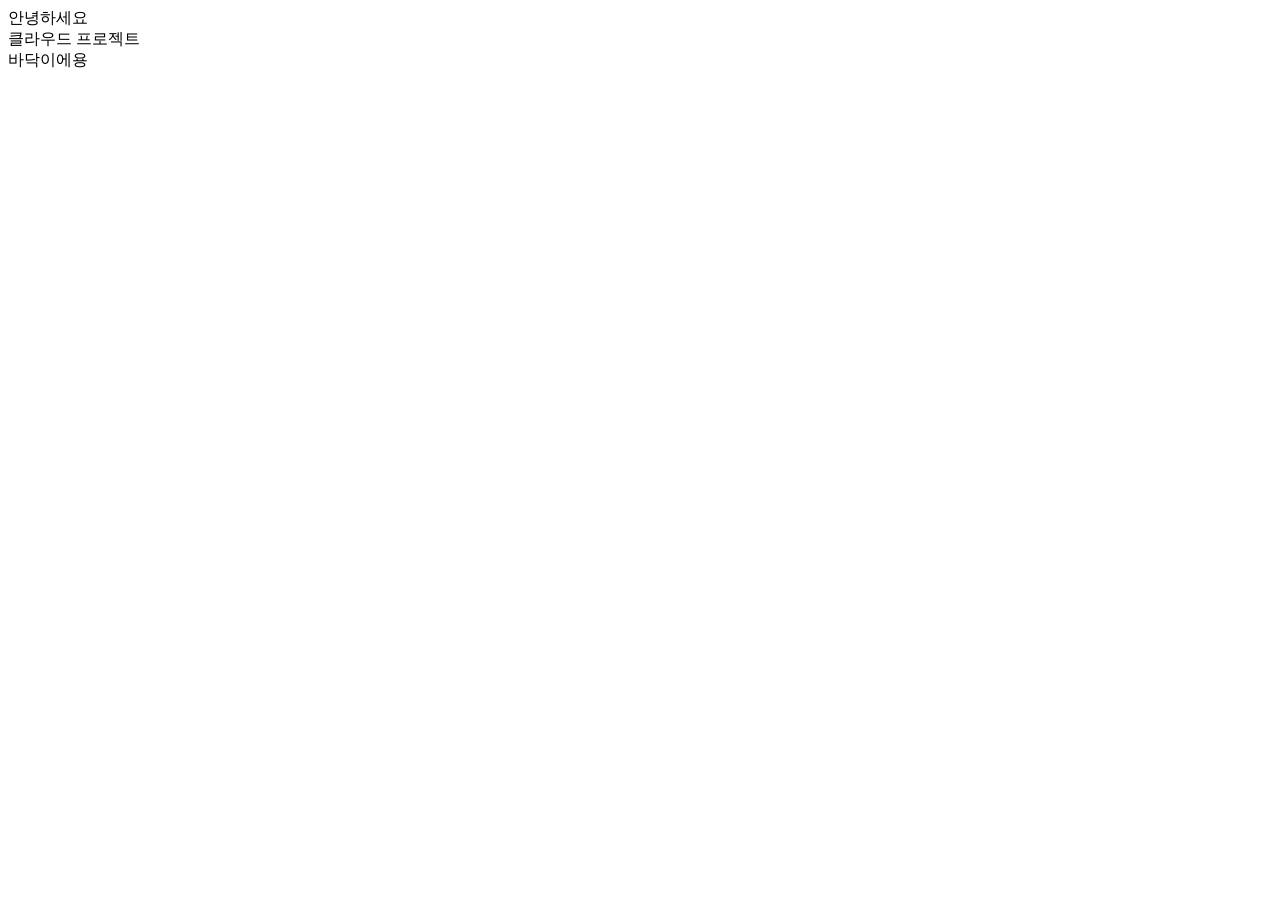
<file: index.html>
<!DOCTYPE html>
<html lang="ko">
<head>
    <meta charset="UTF-8">
    <meta name="viewport" content="width=device-width, initial-scale=1.0">
    <title>
        쓰레기 분리배출 시스템
    </title>
</head>
<body>
<div class="header">
    안녕하세요
</div>
<div class="body">
    클라우드 프로젝트
</div>
<div class="footer">
    바닥이에용
</div>

</body>
</html>
</file>
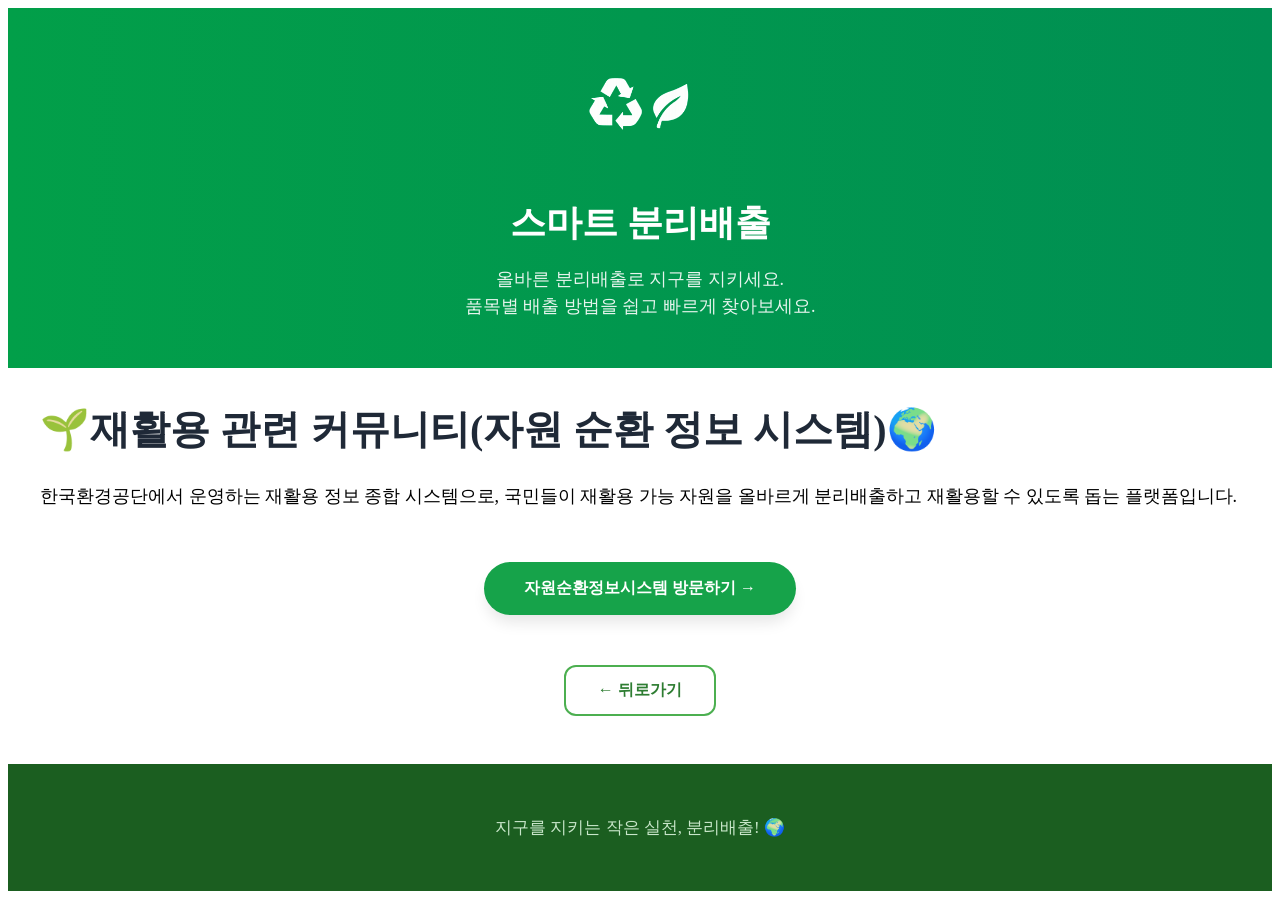
<file: main/comunication.html>
<!DOCTYPE html>
<html lang="en">
<head>
    <meta charset="UTF-8">
    <meta name="viewport" content="width=device-width, initial-scale=1.0">
    <title>
        스마트 분리배출 시스템
    </title>

    <link rel="icon" href="./img/ChatGPT Image 2025년 11월 16일 오후 05_45_51.png" type="image/png">
    <link rel="stylesheet" href="./css_menu/back.css">
    <link rel="stylesheet" href="./css/header.css">
    <link rel="stylesheet" href="./css/footer.css">
    <link rel="stylesheet" href="./css_menu/comunication.css">

</head>
<body>
     <header class="site-header">
    <div class="header-inner">
      <!-- 아이콘 영역 -->
      <div class="header-icon">
        <img src="./img/Image cycle.png" alt="에코 아이콘">
      </div>

      <!-- 텍스트 영역 -->
      <h1 class="header-title">스마트 분리배출</h1>
      <p class="header-desc">올바른 분리배출로 지구를 지키세요.<br>품목별 배출 방법을 쉽고 빠르게 찾아보세요.</p>
    </div>
  </header>

      <section class="about">
        <div class="container">
            <h2>🌱재활용 관련 커뮤니티(자원 순환 정보 시스템)🌍</h2>
            <p class="about-text">
                한국환경공단에서 운영하는 재활용 정보 종합 시스템으로, 
                국민들이 재활용 가능 자원을 올바르게 분리배출하고 
                재활용할 수 있도록 돕는 플랫폼입니다.
            </p>
        </div>
  
        <div class="boxx">
                <a href="https://www.recycling-info.or.kr/rrs/main.do" target="_blank" class="btn-secondary">
                    자원순환정보시스템 방문하기 →
                </a>
        </div>
      </section>

    <button class="back-button" id="k">← 뒤로가기</button>
    
      <!-- ======================== FOOTER ======================== -->
    <footer class="site-footer">
        <p>지구를 지키는 작은 실천, 분리배출! 🌍</p>
    </footer>

    <script src="js/reback.js"></script>
    
</body>
</html>
</file>
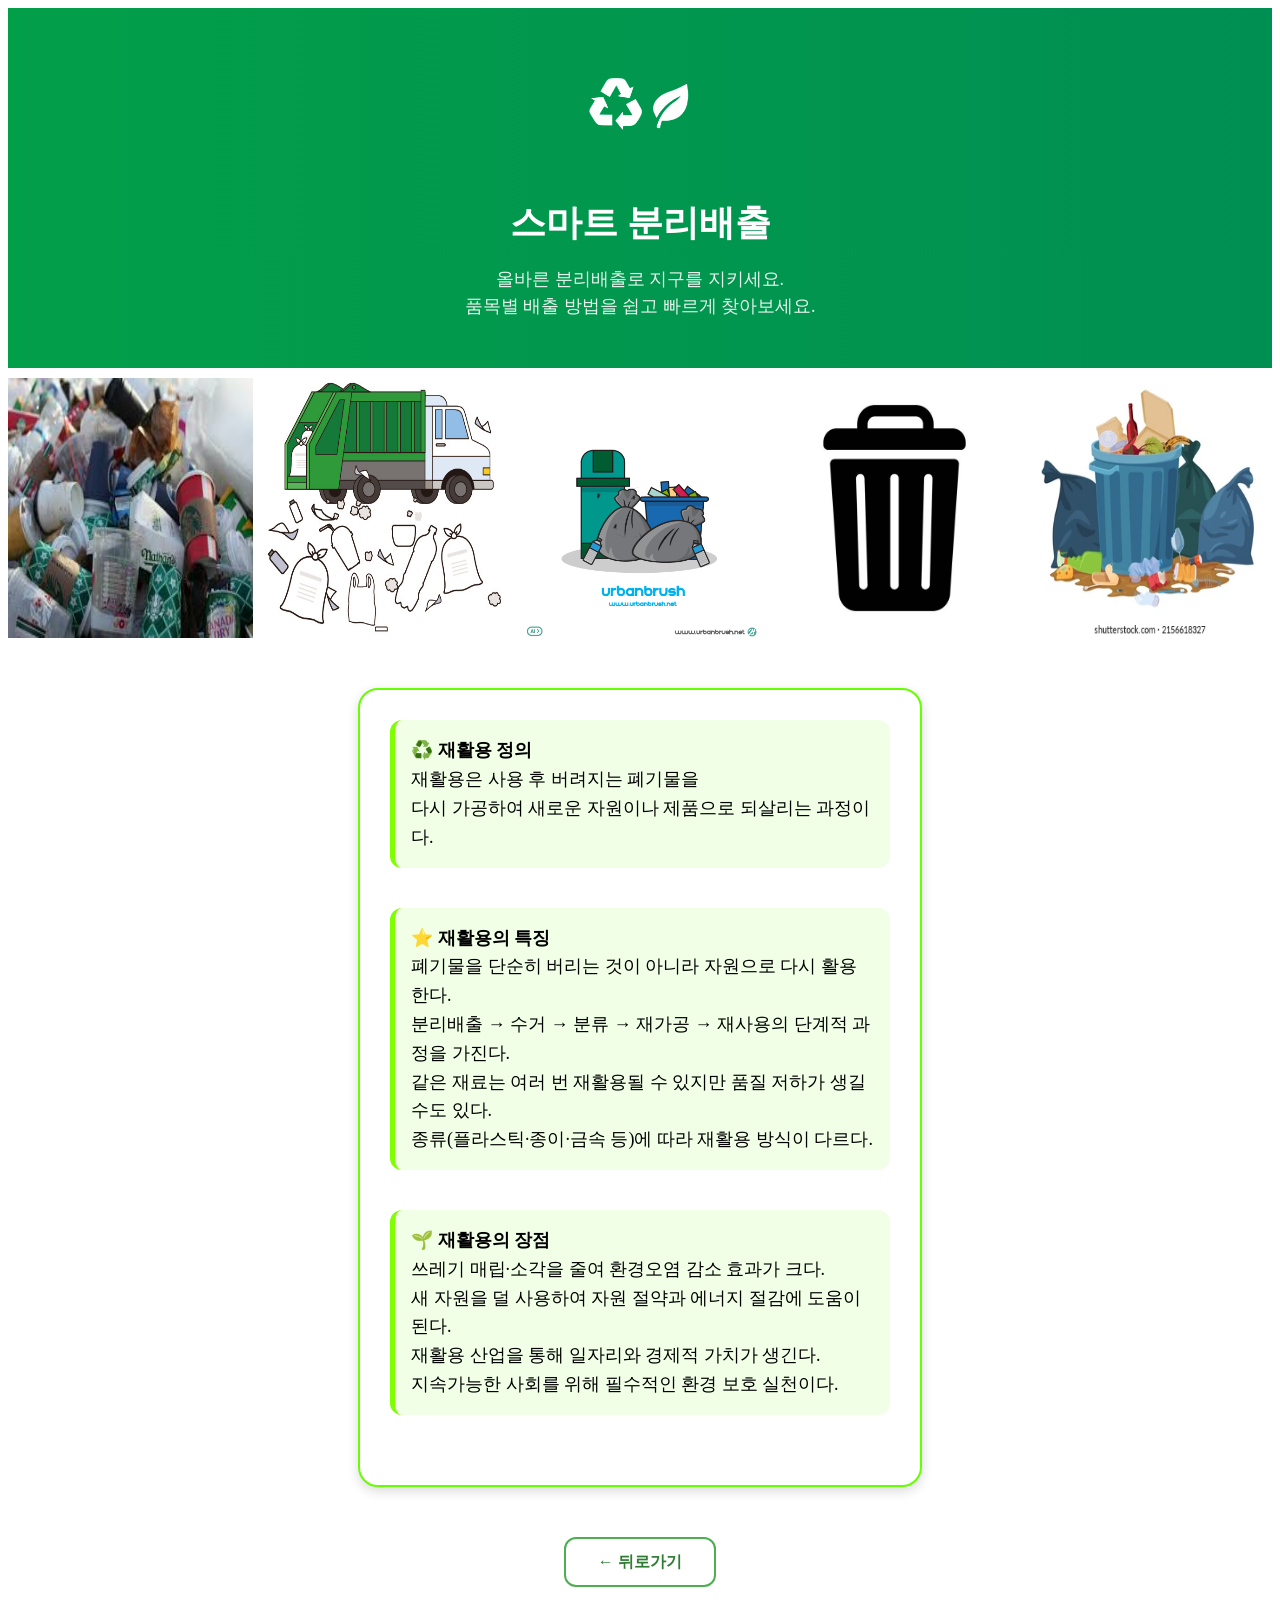
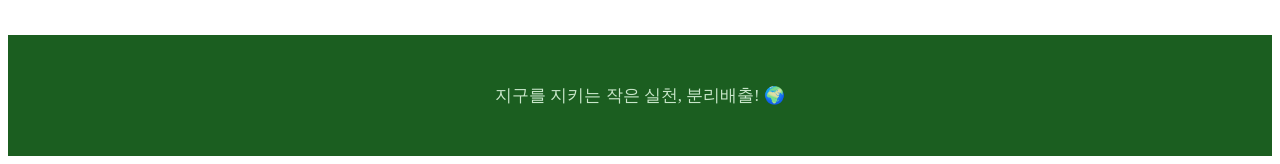
<file: main/define.html>
<!DOCTYPE html>
<html lang="en">
<head>
    <meta charset="UTF-8">
    <meta name="viewport" content="width=device-width, initial-scale=1.0">
    <title>
        스마트 분리배출 시스템
    </title>

    <link rel="icon" href="./img/ChatGPT Image 2025년 11월 16일 오후 05_45_51.png" type="image/png">
    <link rel="stylesheet" href="css/header.css">
    <link rel="stylesheet" href="./css_menu/back.css">
    <link rel="stylesheet" href="./css_menu/define.css">
    <link rel="stylesheet" href="./css/footer.css">
    



<body>
  <!------ 헤더 ------->
     <header class="site-header">
    <div class="header-inner">
      <!-- 아이콘 영역 -->
      <div class="header-icon">
        <img src="./img/Image cycle.png" alt="에코 아이콘">
      </div>

      <!-- 텍스트 영역 -->
      <h1 class="header-title">스마트 분리배출</h1>
      <p class="header-desc">올바른 분리배출로 지구를 지키세요.<br>품목별 배출 방법을 쉽고 빠르게 찾아보세요.</p>
    </div>
  </header>

<!------ 이미지 ------->
  <div class="trash">
    <img src="./img/1.jpg">
    <img src="./img/12.jpg">
    <img src="./img/123.png">
    <img src="./img/12345.jpg">
    <img src="./img/1234.webp">
  </div>

<!------정의------->
<div class="mnmain">
  <div class="main-content1">
    <p>
      ♻️ <strong>재활용 정의</strong><br>
      재활용은 사용 후 버려지는 폐기물을<br>
      다시 가공하여 새로운 자원이나 제품으로 되살리는 과정이다.
    </p>


    <p>
      ⭐ <strong>재활용의 특징</strong><br>
      폐기물을 단순히 버리는 것이 아니라 자원으로 다시 활용한다.<br>
      분리배출 → 수거 → 분류 → 재가공 → 재사용의 단계적 과정을 가진다.<br>
      같은 재료는 여러 번 재활용될 수 있지만 품질 저하가 생길 수도 있다.<br>
      종류(플라스틱·종이·금속 등)에 따라 재활용 방식이 다르다.
    </p>


    <p>
      🌱 <strong>재활용의 장점</strong><br>
      쓰레기 매립·소각을 줄여 환경오염 감소 효과가 크다.<br>
      새 자원을 덜 사용하여 자원 절약과 에너지 절감에 도움이 된다.<br>
      재활용 산업을 통해 일자리와 경제적 가치가 생긴다.<br>
      지속가능한 사회를 위해 필수적인 환경 보호 실천이다.
    </p>
  </div>
</div>

    <button class="back-button" id="k">← 뒤로가기</button>


    <footer class="site-footer">
        <p>지구를 지키는 작은 실천, 분리배출! 🌍</p>
    </footer>

    <script src="js/reback.js"></script>
    
</body>
</html>
</file>
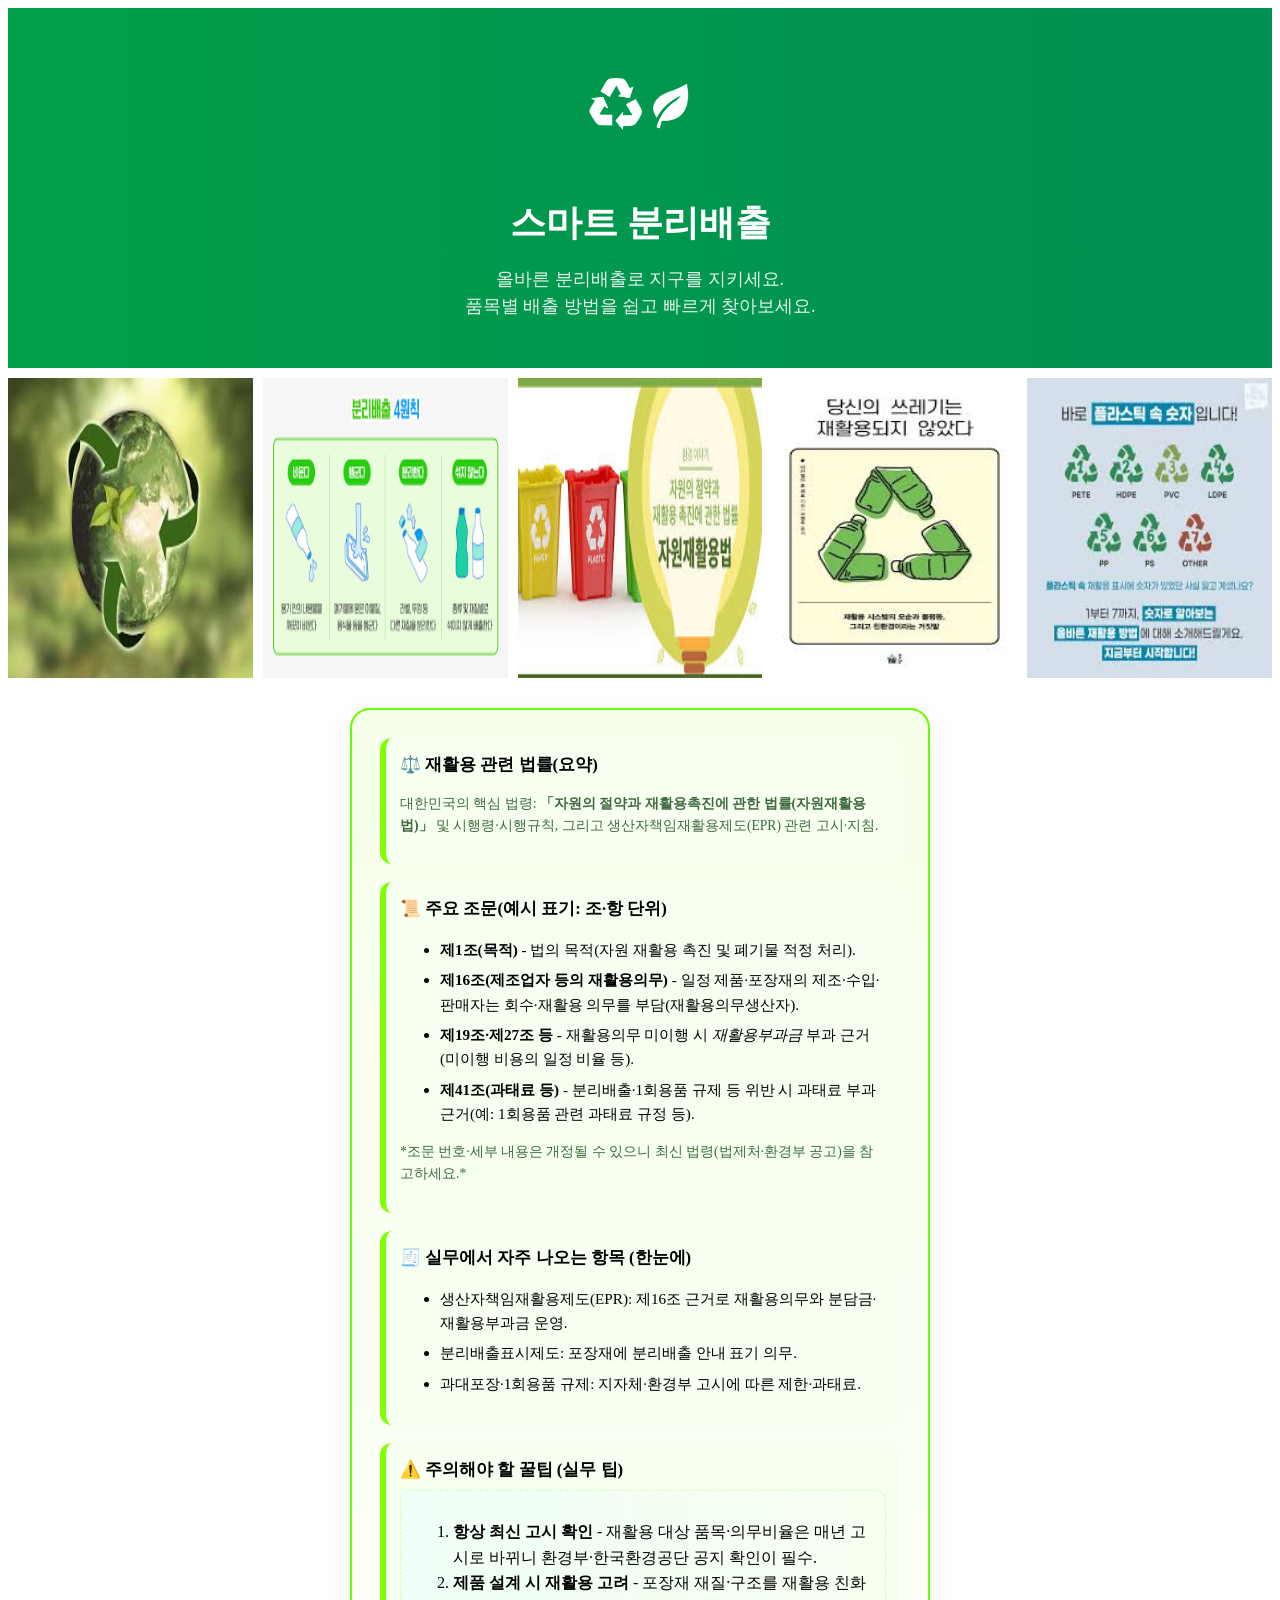
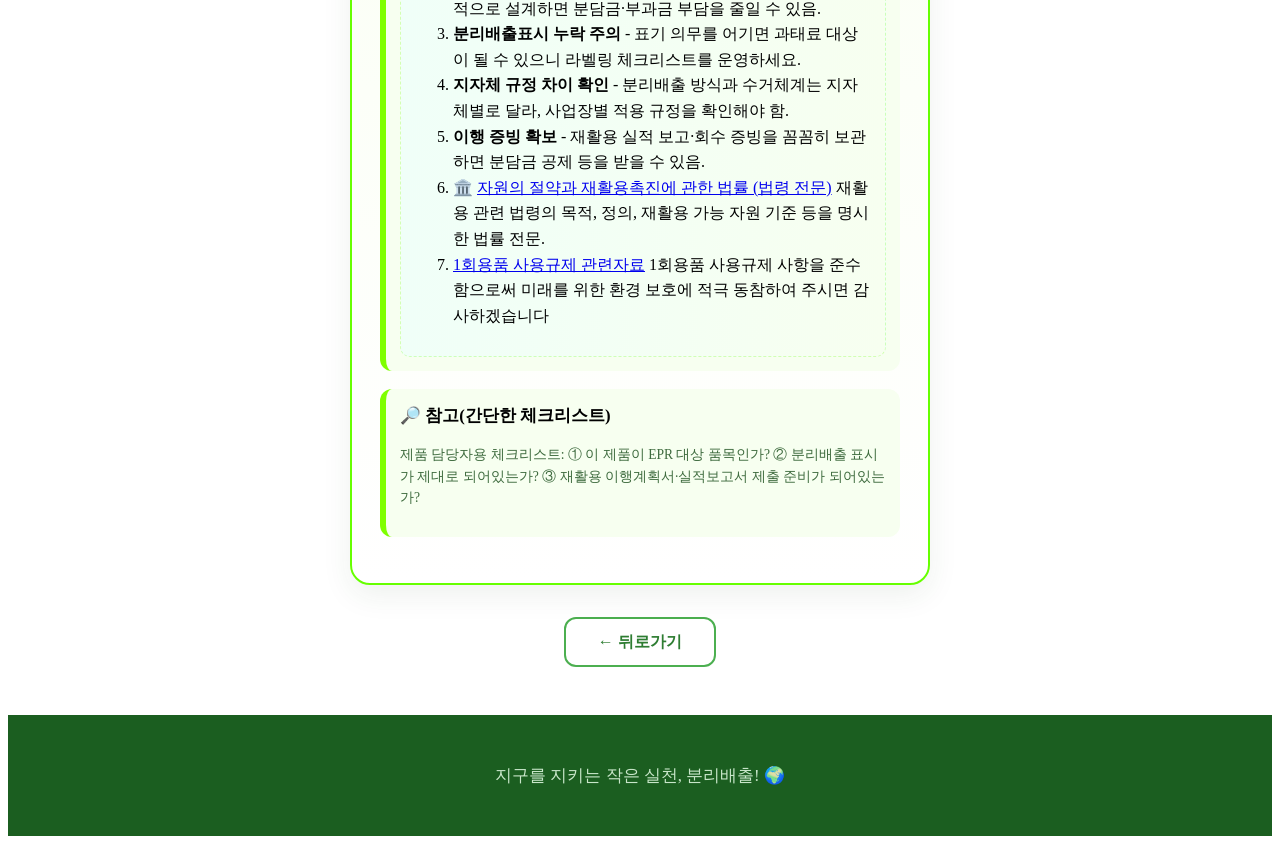
<file: main/law.html>
<!DOCTYPE html>
<html lang="en">
<head>
    <meta charset="UTF-8">
    <meta name="viewport" content="width=device-width, initial-scale=1.0">
    <title>
        스마트 분리배출 시스템
    </title>

    <link rel="icon" href="./img/ChatGPT Image 2025년 11월 16일 오후 05_45_51.png" type="image/png">
    <link rel="stylesheet" href="./css_menu/back.css">
    <link rel="stylesheet" href="./css/header.css">
    <link rel="stylesheet" href="./css_menu/law.css">
    <link rel="stylesheet" href="./css/footer.css">

</head>
<body>
     <header class="site-header">
    <div class="header-inner">
      <!-- 아이콘 영역 -->
      <div class="header-icon">
        <img src="./img/Image cycle.png" alt="에코 아이콘">
      </div>

      <!-- 텍스트 영역 -->
      <h1 class="header-title">스마트 분리배출</h1>
      <p class="header-desc">올바른 분리배출로 지구를 지키세요.<br>품목별 배출 방법을 쉽고 빠르게 찾아보세요.</p>
    </div>
  </header>

  <div class="trash">
    <img  src="./img/2.jpg">
    <img src="./img/21.png">
    <img src="./img/212.jpg">
    <img src="./img/2123.jpg">
    <img src="./img/21234.jpg">
  </div>

<div class="gn-mnmain">
  <div class="gn-main-content1">


  <div class="gn-section">
    <h3>⚖️ 재활용 관련 법률(요약)</h3>
    <p class="gn-small">대한민국의 핵심 법령: <strong>「자원의 절약과 재활용촉진에 관한 법률(자원재활용법)」</strong> 및 시행령·시행규칙, 그리고 생산자책임재활용제도(EPR) 관련 고시·지침.</p>
  </div>


  <div class="gn-section">
    <h3>📜 주요 조문(예시 표기: 조·항 단위)</h3>
    <ul class="gn-lawlist">
    <li><strong>제1조(목적)</strong> - 법의 목적(자원 재활용 촉진 및 폐기물 적정 처리).</li>
    <li><strong>제16조(제조업자 등의 재활용의무)</strong> - 일정 제품·포장재의 제조·수입·판매자는 회수·재활용 의무를 부담(재활용의무생산자).</li>
    <li><strong>제19조·제27조 등</strong> - 재활용의무 미이행 시 <em>재활용부과금</em> 부과 근거(미이행 비용의 일정 비율 등).</li>
    <li><strong>제41조(과태료 등)</strong> - 분리배출·1회용품 규제 등 위반 시 과태료 부과 근거(예: 1회용품 관련 과태료 규정 등).</li>
    </ul>
    <p class="gn-small">*조문 번호·세부 내용은 개정될 수 있으니 최신 법령(법제처·환경부 공고)을 참고하세요.*</p>
  </div>


  <div class="gn-section">
    <h3>🧾 실무에서 자주 나오는 항목 (한눈에)</h3>
    <ul class="gn-lawlist">
    <li>생산자책임재활용제도(EPR): 제16조 근거로 재활용의무와 분담금·재활용부과금 운영.</li>
    <li>분리배출표시제도: 포장재에 분리배출 안내 표기 의무.</li>
    <li>과대포장·1회용품 규제: 지자체·환경부 고시에 따른 제한·과태료.</li>
    </ul>
  </div>


  <div class="gn-section">
    <h3>⚠️ 주의해야 할 꿀팁 (실무 팁)</h3>
    <div class="gn-tip">
    <ol>
    <li><strong>항상 최신 고시 확인</strong> - 재활용 대상 품목·의무비율은 매년 고시로 바뀌니 환경부·한국환경공단 공지 확인이 필수.</li>
    <li><strong>제품 설계 시 재활용 고려</strong> - 포장재 재질·구조를 재활용 친화적으로 설계하면 분담금·부과금 부담을 줄일 수 있음.</li>
    <li><strong>분리배출표시 누락 주의</strong> - 표기 의무를 어기면 과태료 대상이 될 수 있으니 라벨링 체크리스트를 운영하세요.</li>
    <li><strong>지자체 규정 차이 확인</strong> - 분리배출 방식과 수거체계는 지자체별로 달라, 사업장별 적용 규정을 확인해야 함.</li>
    <li><strong>이행 증빙 확보</strong> - 재활용 실적 보고·회수 증빙을 꼼꼼히 보관하면 분담금 공제 등을 받을 수 있음.</li>
    <li>🏛️ <a href="https://www.law.go.kr/LSW/lsInfoP.do?lsiSeq=167401" target="_blank">자원의 절약과 재활용촉진에 관한 법률 (법령 전문)</a>
            <span class="news-desc">재활용 관련 법령의 목적, 정의, 재활용 가능 자원 기준 등을 명시한 법률 전문. </span>
    </li>
    <li><a href="https://www.nyj.go.kr/www/contents.do?key=3011" target="_blank">1회용품 사용규제 관련자료</a>
            <span class="news-desc"> 1회용품 사용규제 사항을 준수함으로써 미래를 위한 환경 보호에 적극 동참하여 주시면 감사하겠습니다 </span>
    </li>
    </ol>
    </div>
  </div>


  <div class="gn-section">
    <h3>🔎 참고(간단한 체크리스트)</h3>
    <p class="gn-small">제품 담당자용 체크리스트: ① 이 제품이 EPR 대상 품목인가? ② 분리배출 표시가 제대로 되어있는가? ③ 재활용 이행계획서·실적보고서 제출 준비가 되어있는가?</p>
  </div>


  </div>
  </div>

    <button class="back-button" id="k">← 뒤로가기</button>

  <!-- ======================== FOOTER ======================== -->
      <footer class="site-footer">
        <p>지구를 지키는 작은 실천, 분리배출! 🌍</p>
    </footer>

    <script src="js/reback.js"></script>
    
</body>
</html>
</file>
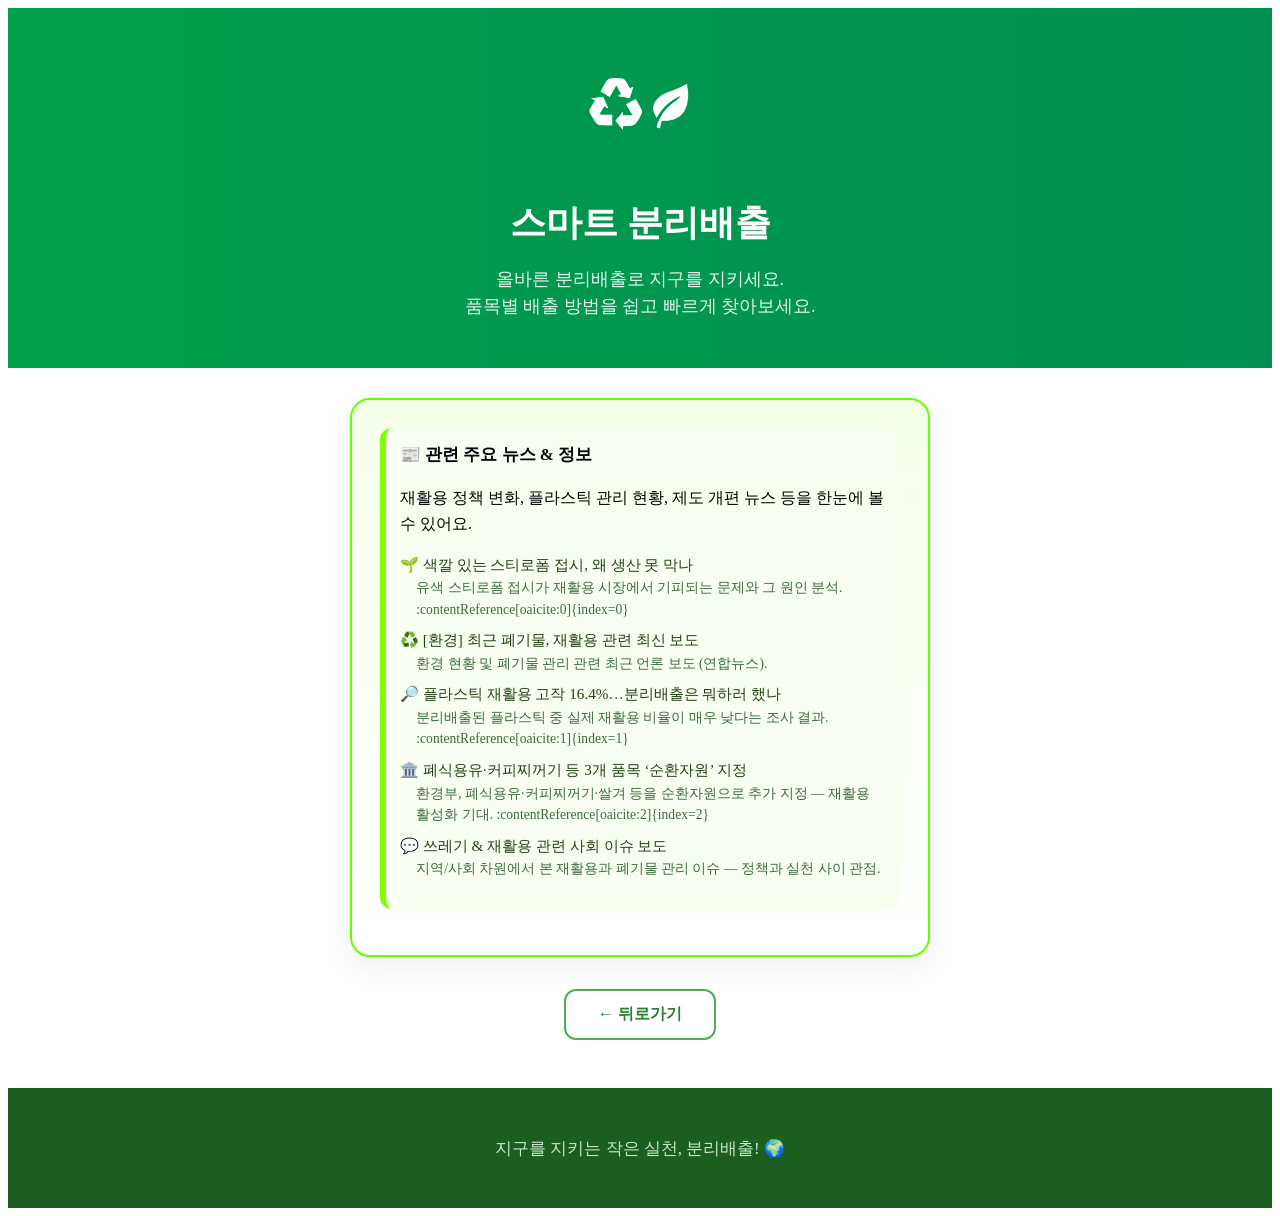
<file: main/news.html>
<!DOCTYPE html>
<html lang="en">
<head>
    <meta charset="UTF-8">
    <meta name="viewport" content="width=device-width, initial-scale=1.0">
    <title>
        스마트 분리배출 시스템
    </title>

    <link rel="icon" href="./img/ChatGPT Image 2025년 11월 16일 오후 05_45_51.png" type="image/png">
    <link rel="stylesheet" href="./css_menu/back.css">
    <link rel="stylesheet" href="css/header.css">
    <link rel="stylesheet" href="./css/footer.css">
    <link rel="stylesheet" href="./css_menu/news.css">

</head>
<body>
     <header class="site-header">
    <div class="header-inner">
      <!-- 아이콘 영역 -->
      <div class="header-icon">
        <img src="./img/Image cycle.png" alt="에코 아이콘">
      </div>

      <!-- 텍스트 영역 -->
      <h1 class="header-title">스마트 분리배출</h1>
      <p class="header-desc">올바른 분리배출로 지구를 지키세요.<br>품목별 배출 방법을 쉽고 빠르게 찾아보세요.</p>
    </div>
  </header>

  <div class="news-mnmain">
<div class="news-main-content1">


    <section class="news-section" id="news-section">
      <h3>📰 관련 주요 뉴스 & 정보</h3>
      <p>재활용 정책 변화, 플라스틱 관리 현황, 제도 개편 뉴스 등을 한눈에 볼 수 있어요.</p>

      <ul class="newslist">
        <li>🌱 <a href="https://v.daum.net/v/20251127070114238" target="_blank">색깔 있는 스티로폼 접시, 왜 생산 못 막나</a>
            <span class="news-desc">유색 스티로폼 접시가 재활용 시장에서 기피되는 문제와 그 원인 분석. :contentReference[oaicite:0]{index=0}</span>
        </li>
        <li>♻️ <a href="https://www.yna.co.kr/view/AKR20251129022300530?section=society/environment" target="_blank">[환경] 최근 폐기물, 재활용 관련 최신 보도</a>
            <span class="news-desc">환경 현황 및 폐기물 관리 관련 최근 언론 보도 (연합뉴스). </span>
        </li>
        <li>🔎 <a href="https://www.hani.co.kr/arti/society/environment/1160270.html" target="_blank">플라스틱 재활용 고작 16.4%…분리배출은 뭐하러 했나</a>
            <span class="news-desc">분리배출된 플라스틱 중 실제 재활용 비율이 매우 낮다는 조사 결과. :contentReference[oaicite:1]{index=1}</span>
        </li>
        <li>🏛️ <a href="https://www.korea.kr/news/policyNewsView.do?newsId=148946328" target="_blank">폐식용유·커피찌꺼기 등 3개 품목 ‘순환자원’ 지정</a>
            <span class="news-desc">환경부, 폐식용유·커피찌꺼기·쌀겨 등을 순환자원으로 추가 지정 — 재활용 활성화 기대. :contentReference[oaicite:2]{index=2}</span>
        </li>
        <li>💬 <a href="https://www.hkbs.co.kr/news/articleView.html?idxno=805517" target="_blank">쓰레기 & 재활용 관련 사회 이슈 보도</a>
            <span class="news-desc">지역/사회 차원에서 본 재활용과 폐기물 관리 이슈 — 정책과 실천 사이 관점. </span>
        </li>
      </ul>
    </section>


</div>
</div>

    <button class="back-button" id="k">← 뒤로가기</button>

  <!-- ======================== FOOTER ======================== -->
      <footer class="site-footer">
        <p>지구를 지키는 작은 실천, 분리배출! 🌍</p>
    </footer>


    <script src="js/reback.js"></script>
    
</body>
</html>
</file>
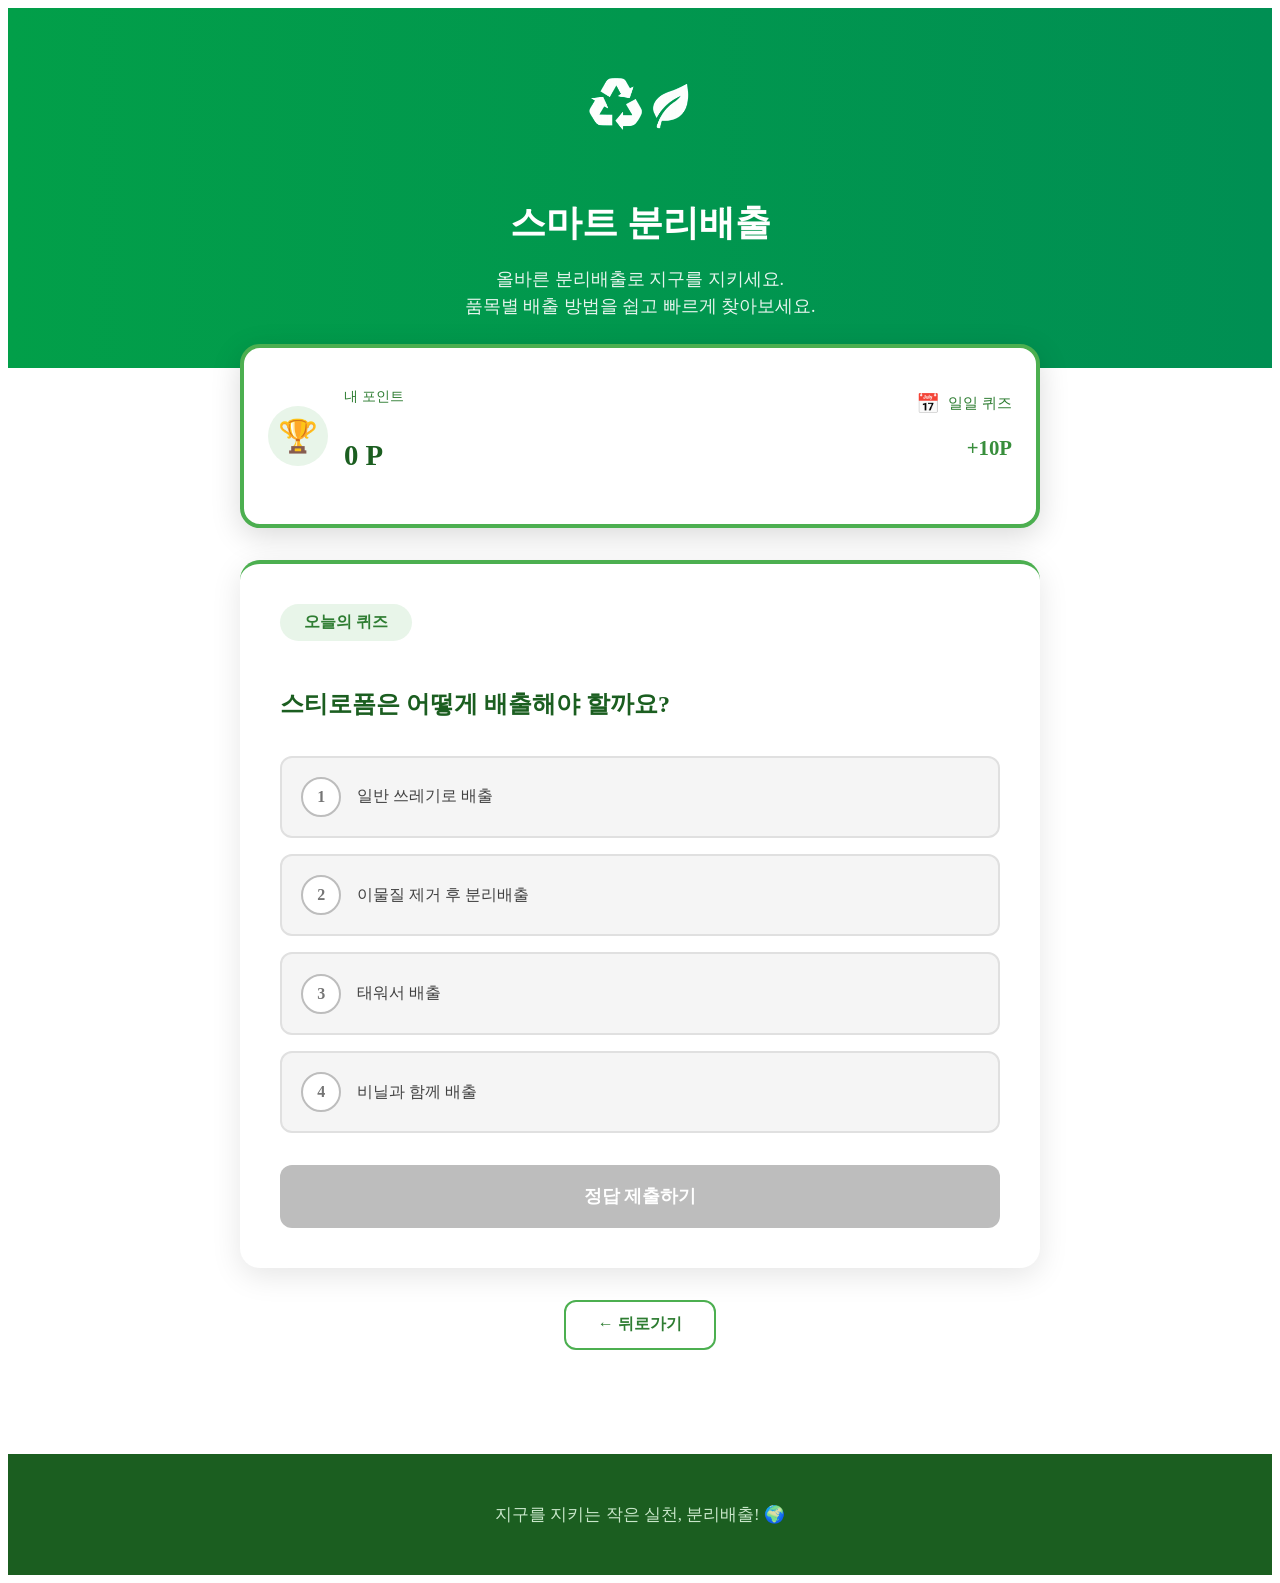
<file: main/quiz.html>
<!DOCTYPE html>
<html lang="ko">
<head>
    <meta charset="UTF-8">
    <meta name="viewport" content="width=device-width, initial-scale=1.0">
    <title>스마트 분리배출 시스템</title>

    <link rel="icon" href="./img/ChatGPT Image 2025년 11월 16일 오후 05_45_51.png" type="image/png">
    <link rel="stylesheet" href="css/header.css">
    <link rel="stylesheet" href="./css_menu/quiz.css">
    <link rel="stylesheet" href="./css_menu/back.css">

</head>
<body>
    <header class="site-header">
        <div class="header-inner">
            <!-- 아이콘 영역 -->
            <div class="header-icon">
                <img src="./img/Image cycle.png" alt="에코 아이콘">
            </div>

            <!-- 텍스트 영역 -->
            <h1 class="header-title">스마트 분리배출</h1>
            <p class="header-desc">올바른 분리배출로 지구를 지키세요.<br>품목별 배출 방법을 쉽고 빠르게 찾아보세요.</p>
        </div>
    </header>
    
    <main class="main-content">
        <!-- 포인트 카드 -->
        <div class="points-card">
            <div class="points-left">
                <div class="trophy-icon">🏆</div>
                <div class="points-info">
                    <p class="points-label">내 포인트</p>
                    <p class="points-value" id="totalPoints">0 P</p>
                </div>
            </div>
            <div class="points-right">
                <div class="daily-info">
                    <span class="calendar-icon">📅</span>
                    <span>일일 퀴즈</span>
                </div>
                <p class="points-reward">+10P</p>
            </div>
        </div>

        <!-- 퀴즈 영역 -->
        <div id="quizContainer" class="quiz-container">
            <div class="quiz-badge">오늘의 퀴즈</div>
            <h2 class="quiz-question" id="quizQuestion"></h2>

            <div class="quiz-options" id="quizOptions">
                <!-- 옵션들이 JavaScript로 추가됩니다 -->
            </div>

            <button class="submit-button disabled" id="submitButton" disabled>
                정답 제출하기
            </button>

            <div class="result-box hidden" id="resultBox">
                <!-- 결과가 JavaScript로 추가됩니다 -->
            </div>
        </div>

        <!-- 퀴즈 완료 메시지 -->
        <div id="completedMessage" class="completed-container hidden">
            <div class="completed-icon">📅</div>
            <h2 class="completed-title">오늘의 퀴즈를 완료했습니다!</h2>
            <p class="completed-text" id="nextQuizTime">다음 퀴즈까지 남은 시간을 계산 중...</p>
            <div class="tip-box">
                <p class="tip-title">💚 분리배출 TIP</p>
                <p class="tip-text">재활용품은 이물질을 제거하고 깨끗하게 씻어서 배출하면 재활용률이 높아집니다!</p>
            </div>
        </div>

        <!-- 뒤로가기 버튼 -->
        <button class="back-button" id="k">← 뒤로가기</button>
    </main>

    <footer class="site-footer">
        <p>지구를 지키는 작은 실천, 분리배출! 🌍</p>
    </footer>

    <script src="js/reback.js"></script>
    <script src="js/quiz.js"></script>
</body>
</html>
</file>
<file: main/css_menu/back.css>
.back-button {
    display: block;
    margin: 2rem auto;
    padding: 0.8rem 2rem;
    background: white;
    color: #2e7d32;
    border: 2px solid #4caf50;
    border-radius: 12px;
    font-size: 1rem;
    font-weight: 600;
    cursor: pointer;
    transition: all 0.3s ease;
}

.back-button:hover {
    background: #4caf50;
    color: white;
    transform: translateY(-2px);
    box-shadow: 0 4px 15px rgba(76, 175, 80, 0.3);
}
</file>
<file: main/css/header.css>
/* 
.hansei{
background-color: ;
} */

.site-header {
  width: 100%;
  background: linear-gradient(90deg, #029f49, #008f53);
  padding: 30px 0;
  text-align: center;
  color: white;
  margin: 0;
}

.header-icon img {
  width: 200px;
  height: auto;
  /* margin-top: 10px; */
}

.header-title {
  font-size: 36px;
  font-weight: 700;
  margin-bottom: 10px;
}

.header-desc {
  font-size: 18px;
  line-height: 1.5;
  opacity: 0.9;
}
</file>
<file: main/css/footer.css>
.site-footer {
    background: #1b5e20;
    color: white;
    padding: 2rem 1.5rem;
    text-align: center;
    margin-top: 3rem;
}

.site-footer p {
    color: #c8e6c9;
    font-size: 1.05rem;
}
</file>
<file: main/css_menu/comunication.css>
.container {
    max-width: 1200px;
    margin: 0 auto;
    padding: 0 24px;
}

h1 {
    font-size: 3rem;
    font-weight: 700;
    margin-bottom: 1rem;
}

h2 {
    font-size: 2.5rem;
    font-weight: 700;
    margin-bottom: 1.5rem;
    color: #1f2937;
}

h3 {
    font-size: 1.5rem;
    font-weight: 600;
    margin-bottom: 0.5rem;
}

p {
    font-size: 1.125rem;
    line-height: 1.75;
}
.boxx{
    margin: 50px;
    display: flex;
    align-items: center;
    justify-content: center;

}
.cta {
    padding: 5rem 1.5rem;
    background: white;
    text-align: center;
}

.cta-icon {
    margin-bottom: 2rem;
}

.cta-icon img {
    width: 128px;
    height: 128px;
    border-radius: 50%;
    object-fit: cover;
    margin: 0 auto;
    box-shadow: 0 10px 15px -3px rgba(0, 0, 0, 0.1);
}

.cta h2 {
    color: #1f2937;
    margin-bottom: 1.5rem;
}

.cta-text {
    font-size: 1.25rem;
    color: #4b5563;
    margin-bottom: 2rem;
}

.btn-secondary {
    display: inline-block;
    background: #16a34a;
    color: white;
    padding: 1rem 2.5rem;
    border-radius: 9999px;
    text-decoration: none;
    font-weight: 600;
    transition: all 0.3s ease;
    box-shadow: 0 10px 15px -3px rgba(0, 0, 0, 0.1);
}

.btn-secondary:hover {
    background: #15803d;
    transform: translateY(-2px);
    box-shadow: 0 20px 25px -5px rgba(0, 0, 0, 0.1);
}
</file>
<file: main/css_menu/define.css>
.trash {
    display: flex;
    justify-content: space-between; /* 간격 일정 */
    width: 100%;
    margin-top: 10px;
}

.trash img {
    width: calc((100% - 40px)/5); /* 5개 한 줄 + gap 고려 */
    height: auto;                  /* 원본 비율 유지 */
    display: block;                /* 줄바꿈 방지 */
}

.mnmain {
margin: 50px;
display: flex;
align-items: center;
justify-content: center;
}


.main-content1 {
width: 500px;
padding: 30px;
background: #ffffff;
border: 2px solid #66ff00;
border-radius: 20px;
box-shadow: 0 4px 12px rgba(0, 0, 0, 0.15);
}


.main-content1 p {
background: #f0ffe6;
padding: 16px;
border-left: 5px solid #7fff00;
border-radius: 12px;
line-height: 1.6;
margin-bottom: 40px;
font-size: 18px;
}


.main-content1 p:first-child {
margin-top: 0;
}
</file>
<file: main/css_menu/law.css>
:root{
--green-1:#eaffd0;
--green-2:#f6ffea;
--accent:#66ff00;
--text:#214214;
}
.trash {
    display: flex;
    justify-content: space-between; /* 간격 일정 */
    width: 100%;
    margin-top: 10px;
}

.trash img {
    width: calc((100% - 40px)/5); /* 5개 한 줄 + gap 고려 */
    height: 300px;                  /* 원본 비율 유지 */
    display: block;                /* 줄바꿈 방지 */
}
.gn-mnmain{
margin: 30px auto;
display:flex;
align-items:center;
justify-content:center;
}


.gn-main-content1{
width:520px;
padding:28px;
background:linear-gradient(180deg,var(--green-2),#ffffff);
border:2px solid var(--accent);
border-radius:20px;
box-shadow:0 10px 30px rgba(34,80,34,0.08);
}


.gn-section{
background:#f7fff0;
padding:14px;
border-radius:12px;
border-left:6px solid #7fff00;
margin-bottom:18px;
line-height:1.6;
}


.gn-section h3{
margin:0 0 6px 0;
font-size:1.05rem;
}


.gn-lawlist{font-size:0.95rem;}
.gn-lawlist li{margin:6px 0}


.gn-tip{background:linear-gradient(90deg,#f0fff8,#f7fff0); padding:12px; border-radius:10px; border:1px dashed rgba(102,255,0,0.25)}


.gn-small{font-size:0.85rem; color:#3e6b3e}
</file>
<file: main/css_menu/news.css>
:root{
--green-1:#eaffd0;
--green-2:#f6ffea;
--accent:#66ff00;
--text:#214214;
}
.news-mnmain{
margin: 30px auto;
display:flex;
align-items:center;
justify-content:center;
}


.news-main-content1{
width:520px;
padding:28px;
background:linear-gradient(180deg,var(--green-2),#ffffff);
border:2px solid var(--accent);
border-radius:20px;
box-shadow:0 10px 30px rgba(34,80,34,0.08);
}


.news-section{
background:#f7fff0;
padding:14px;
border-radius:12px;
border-left:6px solid #7fff00;
margin-bottom:18px;
line-height:1.6;
}


.news-section h3{
margin:0 0 6px 0;
font-size:1.05rem;
}


.newslist{font-size:0.95rem; padding-left:0; list-style:none;}
.newslist li{margin:8px 0}


.newslist a {
text-decoration:none;
color:#214214;
font-weight:500;
}


.newslist a:hover {
text-decoration:underline;
color:#66ff00;
}


.news-desc {
display:block;
font-size:0.85rem;
color:#3e6b3e;
margin-left:1.2em;
}
</file>
<file: main/css_menu/quiz.css>
/* 메인 컨텐츠 */
.main-content {
    max-width: 800px;
    margin: 0 auto;
    padding: 1.5rem;
}

/* 포인트 카드 */
.points-card {
    background: white;
    border-radius: 20px;
    padding: 1.5rem;
    margin-top: -3rem;
    margin-bottom: 2rem;
    box-shadow: 0 8px 30px rgba(0, 0, 0, 0.15);
    border: 4px solid #4caf50;
    display: flex;
    justify-content: space-between;
    align-items: center;
}

.points-left {
    display: flex;
    align-items: center;
    gap: 1rem;
}

.trophy-icon {
    background: #e8f5e9;
    width: 60px;
    height: 60px;
    border-radius: 50%;
    display: flex;
    align-items: center;
    justify-content: center;
    font-size: 2rem;
}

.points-info {
    display: flex;
    flex-direction: column;
}

.points-label {
    color: #2e7d32;
    font-size: 0.9rem;
    margin-bottom: 0.25rem;
}

.points-value {
    color: #1b5e20;
    font-size: 1.8rem;
    font-weight: 700;
}

.points-right {
    text-align: right;
}

.daily-info {
    display: flex;
    align-items: center;
    gap: 0.5rem;
    color: #2e7d32;
    font-size: 0.95rem;
    margin-bottom: 0.25rem;
}

.calendar-icon {
    font-size: 1.2rem;
}

.points-reward {
    color: #388e3c;
    font-size: 1.3rem;
    font-weight: 600;
}

/* 퀴즈 컨테이너 */
.quiz-container {
    background: white;
    border-radius: 20px;
    padding: 2.5rem;
    box-shadow: 0 8px 30px rgba(0, 0, 0, 0.1);
    border-top: 4px solid #4caf50;
    margin-bottom: 2rem;
}

.quiz-badge {
    display: inline-block;
    background: #e8f5e9;
    color: #2e7d32;
    padding: 0.5rem 1.5rem;
    border-radius: 25px;
    font-weight: 600;
    margin-bottom: 1.5rem;
}

.quiz-question {
    color: #1b5e20;
    font-size: 1.5rem;
    margin-bottom: 2rem;
    line-height: 1.6;
}

/* 퀴즈 옵션 */
.quiz-options {
    display: flex;
    flex-direction: column;
    gap: 1rem;
    margin-bottom: 2rem;
}

.quiz-option {
    background: #f5f5f5;
    border: 2px solid #e0e0e0;
    padding: 1.2rem;
    border-radius: 12px;
    cursor: pointer;
    transition: all 0.3s ease;
    display: flex;
    align-items: center;
    gap: 1rem;
}

.quiz-option:hover {
    background: #e8f5e9;
    border-color: #4caf50;
}

.quiz-option.selected {
    background: #c8e6c9;
    border-color: #4caf50;
}

.quiz-option.correct {
    background: #c8e6c9;
    border-color: #4caf50;
}

.quiz-option.wrong {
    background: #ffcdd2;
    border-color: #f44336;
}

.quiz-option.disabled {
    cursor: default;
    pointer-events: none;
}

.option-number {
    width: 36px;
    height: 36px;
    border-radius: 50%;
    background: white;
    border: 2px solid #bdbdbd;
    display: flex;
    align-items: center;
    justify-content: center;
    font-weight: 600;
    color: #757575;
    flex-shrink: 0;
}

.quiz-option.selected .option-number {
    background: #4caf50;
    color: white;
    border-color: #4caf50;
}

.option-text {
    color: #424242;
    font-size: 1rem;
    flex: 1;
}

/* 제출 버튼 */
.submit-button {
    width: 100%;
    padding: 1.2rem;
    border: none;
    border-radius: 12px;
    font-size: 1.1rem;
    font-weight: 600;
    cursor: pointer;
    transition: all 0.3s ease;
    background: linear-gradient(135deg, #4caf50 0%, #388e3c 100%);
    color: white;
    box-shadow: 0 4px 15px rgba(76, 175, 80, 0.3);
}

.submit-button:hover:not(.disabled) {
    transform: translateY(-2px);
    box-shadow: 0 6px 20px rgba(76, 175, 80, 0.4);
}

.submit-button.disabled {
    background: #bdbdbd;
    cursor: not-allowed;
    box-shadow: none;
}

/* 결과 박스 */
.result-box {
    margin-top: 1.5rem;
    padding: 1.5rem;
    border-radius: 12px;
}

.result-box.correct {
    background: #e8f5e9;
    border: 2px solid #4caf50;
}

.result-box.wrong {
    background: #ffebee;
    border: 2px solid #f44336;
}

.result-header {
    display: flex;
    align-items: center;
    gap: 1rem;
    margin-bottom: 1rem;
}

.result-icon {
    font-size: 2rem;
}

.result-title {
    color: #1b5e20;
    font-size: 1.3rem;
    font-weight: 600;
}

.result-box.wrong .result-title {
    color: #c62828;
}

.result-subtitle {
    color: #2e7d32;
    font-size: 1rem;
}

.result-box.wrong .result-subtitle {
    color: #d32f2f;
}

.explanation-box {
    background: white;
    padding: 1.2rem;
    border-radius: 8px;
    margin-top: 1rem;
}

.explanation-title {
    color: #2e7d32;
    font-weight: 600;
    margin-bottom: 0.5rem;
}

.explanation-text {
    color: #616161;
    line-height: 1.6;
}

/* 퀴즈 완료 메시지 */
.completed-container {
    background: white;
    border-radius: 20px;
    padding: 3rem 2rem;
    box-shadow: 0 8px 30px rgba(0, 0, 0, 0.1);
    border-top: 4px solid #4caf50;
    text-align: center;
    margin-bottom: 2rem;
}

.completed-icon {
    width: 100px;
    height: 100px;
    background: #e8f5e9;
    border-radius: 50%;
    display: flex;
    align-items: center;
    justify-content: center;
    font-size: 3rem;
    margin: 0 auto 1.5rem;
}

.completed-title {
    color: #1b5e20;
    font-size: 1.6rem;
    margin-bottom: 1rem;
}

.completed-text {
    color: #616161;
    font-size: 1.1rem;
    margin-bottom: 2rem;
}

.tip-box {
    background: #e8f5e9;
    padding: 1.5rem;
    border-radius: 12px;
}

.tip-title {
    color: #2e7d32;
    font-weight: 600;
    margin-bottom: 0.5rem;
}

.tip-text {
    color: #424242;
    line-height: 1.6;
}



/* 푸터 */
.site-footer {
    background: #1b5e20;
    color: white;
    padding: 2rem 1.5rem;
    text-align: center;
    margin-top: 3rem;
}

.site-footer p {
    color: #c8e6c9;
    font-size: 1.05rem;
}

/* 유틸리티 클래스 */
.hidden {
    display: none !important;
}

/* 반응형 */
@media (max-width: 600px) {
    .main-content {
        padding: 1rem;
    }
    
    .points-card {
        flex-direction: column;
        gap: 1.5rem;
        text-align: center;
    }
    
    .points-left {
        justify-content: center;
    }
    
    .points-right {
        text-align: center;
    }
    
    .quiz-container {
        padding: 1.5rem;
    }
    
    .quiz-question {
        font-size: 1.2rem;
    }
    
    .completed-container {
        padding: 2rem 1.5rem;
    }
    
    .completed-title {
        font-size: 1.3rem;
    }
}
</file>
